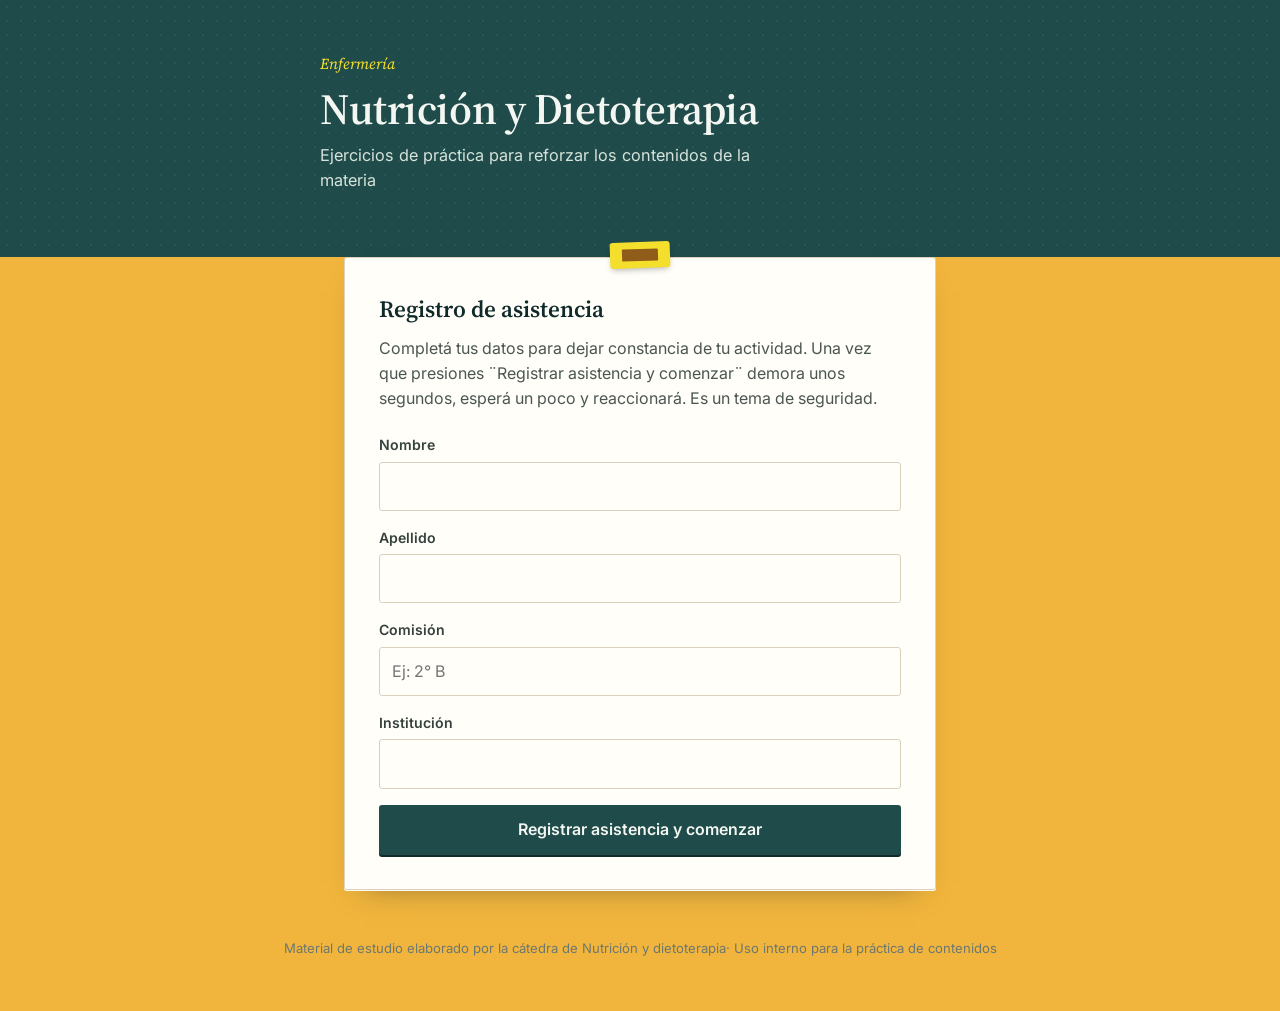
<file: index.html>
<!DOCTYPE html>
<html lang="es">
<head>
<meta charset="UTF-8">
<meta name="viewport" content="width=device-width, initial-scale=1.0">
<title>Nutrición y Dietoterapia · Ejercicios</title>
<link rel="icon" href="data:image/svg+xml,<svg xmlns=%22http://www.w3.org/2000/svg%22 viewBox=%220 0 100 100%22><text y=%22.9em%22 font-size=%2290%22>🥗</text></svg>">
<link rel="preconnect" href="https://fonts.googleapis.com">
<link rel="preconnect" href="https://fonts.gstatic.com" crossorigin>
<link href="https://fonts.googleapis.com/css2?family=Source+Serif+4:opsz,wght@8..60,500;8..60,600&family=Inter:wght@400;500;600;700&display=swap" rel="stylesheet">
<link rel="stylesheet" href="styles.css">
</head>
<body>

<header class="encabezado">
  <div class="encabezado__contenido">
    <p class="encabezado__eyebrow">Enfermería</p>
    <h1 class="encabezado__titulo">Nutrición y Dietoterapia</h1>
    <p class="encabezado__subtitulo">Ejercicios de práctica para reforzar los contenidos de la materia</p>
  </div>
</header>

<main class="contenedor">

  <!-- ================= ASISTENCIA ================= -->
  <section id="asistencia" class="tarjeta tarjeta--asistencia">
    <div class="tarjeta__clip"></div>
    <h2 class="tarjeta__titulo">Registro de asistencia</h2>
    <p class="tarjeta__texto">Completá tus datos para dejar constancia de tu actividad. Una vez que presiones ¨Registrar asistencia y comenzar¨ demora unos segundos, esperá un poco y reaccionará. Es un tema de seguridad.</p>
    <form id="form-asistencia" class="formulario">
      <div class="campo">
        <label for="nombre">Nombre</label>
        <input type="text" id="nombre" name="nombre" required autocomplete="given-name">
      </div>
      <div class="campo">
        <label for="apellido">Apellido</label>
        <input type="text" id="apellido" name="apellido" required autocomplete="family-name">
      </div>
      <div class="campo">
        <label for="comision">Comisión</label>
        <input type="text" id="comision" name="comision" required placeholder="Ej: 2° B">
      </div>
      <div class="campo">
        <label for="institucion">Institución</label>
        <input type="text" id="institucion" name="institucion" required>
      </div>
      <button type="submit" class="boton boton--primario">Registrar asistencia y comenzar</button>
    </form>
  </section>

  <!-- ================= PANEL DE TEMAS ================= -->
  <section id="panel" class="tarjeta" hidden>
    <h2 class="tarjeta__titulo" id="saludo">Elegí un tema para practicar</h2>
    <div id="grid-temas" class="grid-temas"></div>
  </section>

  <!-- ================= QUIZ ================= -->
  <section id="quiz" class="tarjeta" hidden>
    <div class="quiz__cabecera">
      <span id="tema-badge" class="badge"></span>
      <span id="progreso" class="progreso"></span>
    </div>
    <h2 id="pregunta" class="quiz__pregunta"></h2>
    <div id="opciones" class="opciones"></div>
    <div class="quiz__acciones">
      <button id="btn-confirmar" class="boton boton--primario" disabled>Confirmar respuesta</button>
    </div>
  </section>

  <!-- ================= RESULTADOS ================= -->
  <section id="resultados" class="tarjeta" hidden>
    <h2 class="tarjeta__titulo">Resultados</h2>
    <p id="puntaje" class="puntaje"></p>
    <ul id="revision" class="revision"></ul>
    <div class="quiz__acciones">
      <button id="btn-reintentar" class="boton boton--primario">Repetir este tema</button>
      <button id="btn-otro-tema" class="boton boton--secundario">Elegir otro tema</button>
    </div>
  </section>

</main>

<!-- ================= MODAL DE RETROALIMENTACIÓN ================= -->
<div id="modal-overlay" class="modal-overlay" hidden>
  <div class="modal" role="alertdialog" aria-modal="true" aria-labelledby="modal-titulo" aria-describedby="modal-texto">
    <span id="modal-icono" class="modal__icono" aria-hidden="true"></span>
    <h3 id="modal-titulo" class="modal__titulo"></h3>
    <p id="modal-texto" class="modal__texto"></p>
    <button id="modal-btn-siguiente" class="boton boton--primario">Siguiente pregunta</button>
  </div>
</div>

<footer class="pie">
  <p>Material de estudio elaborado por la cátedra de Nutrición y dietoterapia· Uso interno para la práctica de contenidos</p>
</footer>

<script src="script.js"></script>
</body>
</html>
</file>
<file: styles.css>
/* =========================================================================
   TOKENS
   ========================================================================= */
:root {
  --tinta: #1B2420;
  --papel: #EFEAE0;
  --superficie: #FFFEF9;
  --borde: #DBD1BC;
  --teal: #1F4B4A;
  --teal-oscuro: #102A29;
  --ocre: #f3df2c;
  --ocre-oscuro: #8F5D19;
  --salvia: #DEE3D0;
  --verde-ok: #3C7A5C;
  --verde-ok-bg: #E4EFE7;
  --coral-error: #B5533C;
  --coral-error-bg: #F5E7E2;

  --serif: "Source Serif 4", Georgia, serif;
  --sans: "Inter", system-ui, -apple-system, sans-serif;
}

* { box-sizing: border-box; }

html { scroll-behavior: smooth; }

body {
  margin: 0;
  background: #f1b53d;
  color: var(--tinta);
  font-family: var(--sans);
  line-height: 1.55;
  -webkit-font-smoothing: antialiased;
}

/* =========================================================================
   ENCABEZADO
   ========================================================================= */
.encabezado {
  position: relative;
  background: var(--teal);
  color: #F3F6F1;
  padding: 3.25rem 1.5rem 4rem;
  overflow: hidden;
}

.encabezado::before {
  content: "";
  position: absolute;
  inset: 0;
  background-image: radial-gradient(rgba(243, 246, 241, .12) 1px, transparent 1px);
  background-size: 14px 14px;
  opacity: .5;
  pointer-events: none;
}

.encabezado__contenido {
  position: relative;
  max-width: 640px;
  margin: 0 auto;
}

.encabezado__eyebrow {
  margin: 0 0 .5rem;
  font-family: var(--serif);
  font-style: italic;
  font-size: .95rem;
  color: var(--ocre);
}

.encabezado__titulo {
  margin: 0 0 .6rem;
  font-family: var(--serif);
  font-weight: 600;
  font-size: clamp(1.9rem, 4vw, 2.7rem);
  line-height: 1.15;
  letter-spacing: -.01em;
}

.encabezado__subtitulo {
  margin: 0;
  font-size: 1.02rem;
  color: #D6E3DA;
  max-width: 46ch;
}

/* =========================================================================
   LAYOUT GENERAL
   ========================================================================= */
.contenedor {
  max-width: 640px;
  margin: -2rem auto 3rem;
  padding: 0 1.5rem;
}

.tarjeta {
  position: relative;
  background: var(--superficie);
  border: 1px solid var(--borde);
  border-radius: 3px;
  padding: 2.1rem;
  box-shadow: 0 1px 0 var(--superficie), 0 14px 30px -20px rgba(16, 30, 28, .5);
}

.tarjeta + .tarjeta { margin-top: 1.5rem; }

.tarjeta__titulo {
  font-family: var(--serif);
  font-weight: 600;
  font-size: 1.45rem;
  margin: 0 0 .5rem;
  color: var(--teal-oscuro);
}

.tarjeta__texto {
  margin: 0 0 1.5rem;
  color: #4B5652;
}

/* Detalle tipo "clip" de sujetapapeles sobre la tarjeta de asistencia */
.tarjeta--asistencia { margin-top: 2rem; }
.tarjeta__clip {
  position: absolute;
  top: -16px;
  left: 50%;
  transform: translateX(-50%) rotate(-2deg);
  width: 60px;
  height: 26px;
  background: var(--ocre);
  border-radius: 3px;
  box-shadow: 0 3px 6px -2px rgba(20, 20, 15, .35);
}
.tarjeta__clip::after {
  content: "";
  position: absolute;
  inset: 7px 12px;
  border-radius: 1px;
  background: var(--ocre-oscuro);
}

/* =========================================================================
   FORMULARIO DE ASISTENCIA
   ========================================================================= */
.formulario {
  display: grid;
  gap: 1rem;
}

.campo { display: grid; gap: .35rem; }

.campo label {
  font-size: .88rem;
  font-weight: 600;
  color: #34413D;
}

.campo input {
  font: inherit;
  padding: .7rem .8rem;
  border: 1px solid var(--borde);
  border-radius: 3px;
  background: #FFFEF9;
  color: var(--tinta);
  transition: border-color .15s ease, box-shadow .15s ease;
}

.campo input:focus {
  outline: none;
  border-color: var(--teal);
  box-shadow: 0 0 0 3px rgba(31, 75, 74, .16);
}

.boton {
  font: inherit;
  font-weight: 600;
  border: none;
  border-radius: 3px;
  padding: .8rem 1.4rem;
  cursor: pointer;
  transition: background-color .15s ease, transform .05s ease, box-shadow .15s ease;
}

.boton:active { transform: translateY(1px); }

.boton--primario {
  background: var(--teal);
  color: #F3F6F1;
  box-shadow: 0 2px 0 var(--teal-oscuro);
}
.boton--primario:hover:not(:disabled) {
  background: var(--teal-oscuro);
  box-shadow: 0 2px 0 #081918;
}
.boton--primario:active:not(:disabled) { box-shadow: none; }
.boton--primario:disabled {
  background: #A9B7B2;
  box-shadow: none;
  cursor: not-allowed;
}

.boton--secundario {
  background: transparent;
  color: var(--teal-oscuro);
  border: 1px solid var(--teal-oscuro);
}
.boton--secundario:hover { background: var(--salvia); }

/* =========================================================================
   PANEL DE TEMAS
   ========================================================================= */
.grid-temas {
  display: grid;
  grid-template-columns: repeat(auto-fill, minmax(180px, 1fr));
  gap: .75rem;
}

.tarjeta-tema {
  display: flex;
  flex-direction: column;
  align-items: flex-start;
  gap: .3rem;
  text-align: left;
  font: inherit;
  padding: 1rem 1.1rem;
  border: 1px solid var(--borde);
  border-left: 3px solid var(--borde);
  border-radius: 3px;
  background: #FFFEF9;
  cursor: pointer;
  transition: border-color .15s ease, background-color .15s ease, transform .1s ease;
}

.tarjeta-tema:hover {
  border-color: var(--teal);
  border-left-color: var(--ocre);
  background: var(--salvia);
  transform: translateY(-1px);
}

.tarjeta-tema__nombre {
  font-family: var(--serif);
  font-weight: 600;
  color: var(--teal-oscuro);
}

.tarjeta-tema__cant {
  font-size: .82rem;
  color: #5C6863;
}

/* =========================================================================
   QUIZ
   ========================================================================= */
.quiz__cabecera {
  display: flex;
  justify-content: space-between;
  align-items: center;
  margin-bottom: 1.1rem;
}

.badge {
  background: var(--teal-oscuro);
  color: #F3F6F1;
  font-size: .8rem;
  font-weight: 600;
  padding: .3rem .75rem;
  border-radius: 999px;
}

.progreso {
  font-size: .85rem;
  color: #5C6863;
  font-variant-numeric: tabular-nums;
}

.quiz__pregunta {
  font-family: var(--serif);
  font-weight: 600;
  font-size: 1.3rem;
  line-height: 1.4;
  margin: 0 0 1.25rem;
  color: var(--tinta);
}

.opciones {
  list-style: none;
  counter-reset: opcion;
  display: grid;
  gap: .6rem;
  margin-bottom: 1.25rem;
  padding: 0;
}

.opcion {
  counter-increment: opcion;
  display: flex;
  align-items: flex-start;
  gap: .7rem;
  padding: .75rem .9rem;
  border: 1px solid var(--borde);
  border-radius: 3px;
  background: #FFFEF9;
  cursor: pointer;
  transition: border-color .15s ease, background-color .15s ease;
}

.opcion::before {
  content: counter(opcion, upper-alpha);
  flex: none;
  display: inline-flex;
  align-items: center;
  justify-content: center;
  width: 22px;
  height: 22px;
  margin-top: .05rem;
  border-radius: 50%;
  border: 1px solid var(--borde);
  font-family: var(--serif);
  font-size: .8rem;
  font-weight: 600;
  color: #5C6863;
}

.opcion:hover { border-color: var(--teal); }
.opcion:hover::before { border-color: var(--teal); color: var(--teal); }

.opcion input { margin-top: .2rem; accent-color: var(--teal); }

.opcion--correcta {
  border-color: var(--verde-ok);
  background: var(--verde-ok-bg);
}
.opcion--correcta::before {
  border-color: var(--verde-ok);
  background: var(--verde-ok);
  color: #fff;
}

.opcion--incorrecta {
  border-color: var(--coral-error);
  background: var(--coral-error-bg);
}
.opcion--incorrecta::before {
  border-color: var(--coral-error);
  background: var(--coral-error);
  color: #fff;
}

.feedback {
  padding: 1rem 1.1rem;
  border-radius: 3px;
  margin-bottom: 1.25rem;
  font-size: .95rem;
  line-height: 1.5;
  border-left: 3px solid transparent;
}

.feedback--ok {
  background: var(--verde-ok-bg);
  color: #234C39;
  border: 1px solid var(--verde-ok);
  border-left-width: 3px;
}

.feedback--error {
  background: var(--coral-error-bg);
  color: #6E3323;
  border: 1px solid var(--coral-error);
  border-left-width: 3px;
}

.quiz__acciones {
  display: flex;
  gap: .75rem;
  flex-wrap: wrap;
}

/* =========================================================================
   MODAL DE RETROALIMENTACIÓN
   ========================================================================= */
.modal-overlay {
  position: fixed;
  inset: 0;
  background: rgba(16, 24, 22, .6);
  display: flex;
  align-items: center;
  justify-content: center;
  padding: 1.25rem;
  z-index: 100;
  animation: velo-aparece .15s ease-out;
}

.modal-overlay[hidden] {
  display: none;
}

.modal {
  background: var(--superficie);
  border-radius: 6px;
  padding: 2rem 1.75rem 1.75rem;
  max-width: 400px;
  width: 100%;
  text-align: center;
  box-shadow: 0 24px 48px -16px rgba(10, 20, 18, .5);
  animation: modal-entra .18s ease-out;
}

.modal__icono {
  display: inline-flex;
  align-items: center;
  justify-content: center;
  width: 52px;
  height: 52px;
  border-radius: 50%;
  font-family: var(--serif);
  font-size: 1.5rem;
  font-weight: 700;
  margin-bottom: 1rem;
}

.modal--ok .modal__icono {
  background: var(--verde-ok-bg);
  color: var(--verde-ok);
}

.modal--error .modal__icono {
  background: var(--coral-error-bg);
  color: var(--coral-error);
}

.modal__titulo {
  font-family: var(--serif);
  font-size: 1.35rem;
  font-weight: 600;
  margin: 0 0 .6rem;
}

.modal--ok .modal__titulo { color: var(--verde-ok); }
.modal--error .modal__titulo { color: var(--coral-error); }

.modal__texto {
  margin: 0 0 1.5rem;
  color: #4B5652;
  font-size: .95rem;
  line-height: 1.55;
}

.modal .boton { width: 100%; }

@keyframes velo-aparece {
  from { opacity: 0; }
  to { opacity: 1; }
}

@keyframes modal-entra {
  from { opacity: 0; transform: translateY(8px) scale(.97); }
  to { opacity: 1; transform: translateY(0) scale(1); }
}

@media (prefers-reduced-motion: reduce) {
  .modal-overlay, .modal { animation: none; }
}

/* =========================================================================
   RESULTADOS
   ========================================================================= */
.puntaje {
  font-family: var(--serif);
  font-size: 1.7rem;
  font-weight: 600;
  color: var(--teal-oscuro);
  margin: 0 0 1.5rem;
}

.revision {
  list-style: none;
  margin: 0 0 1.5rem;
  padding: 0;
  display: grid;
  gap: .75rem;
}

.revision__item {
  display: flex;
  gap: .75rem;
  padding: .9rem 1rem;
  border-radius: 3px;
  border: 1px solid var(--borde);
  border-left: 3px solid var(--borde);
}

.revision__item--ok {
  background: var(--verde-ok-bg);
  border-left-color: var(--verde-ok);
}
.revision__item--error {
  background: var(--coral-error-bg);
  border-left-color: var(--coral-error);
}

.revision__icono {
  font-weight: 700;
  font-size: 1.1rem;
  line-height: 1.4;
}

.revision__item--ok .revision__icono { color: var(--verde-ok); }
.revision__item--error .revision__icono { color: var(--coral-error); }

.revision__pregunta {
  margin: 0 0 .3rem;
  font-family: var(--serif);
  font-weight: 600;
}

.revision__explicacion {
  margin: 0;
  font-size: .92rem;
  color: #4B5652;
}

/* =========================================================================
   PIE
   ========================================================================= */
.pie {
  text-align: center;
  font-size: .82rem;
  color: #6D786F;
  padding: 0 1.5rem 2.5rem;
}

/* =========================================================================
   RESPONSIVE
   ========================================================================= */
@media (max-width: 480px) {
  .tarjeta { padding: 1.5rem; }
  .quiz__acciones { flex-direction: column; }
  .quiz__acciones .boton { width: 100%; }
}
</file>
